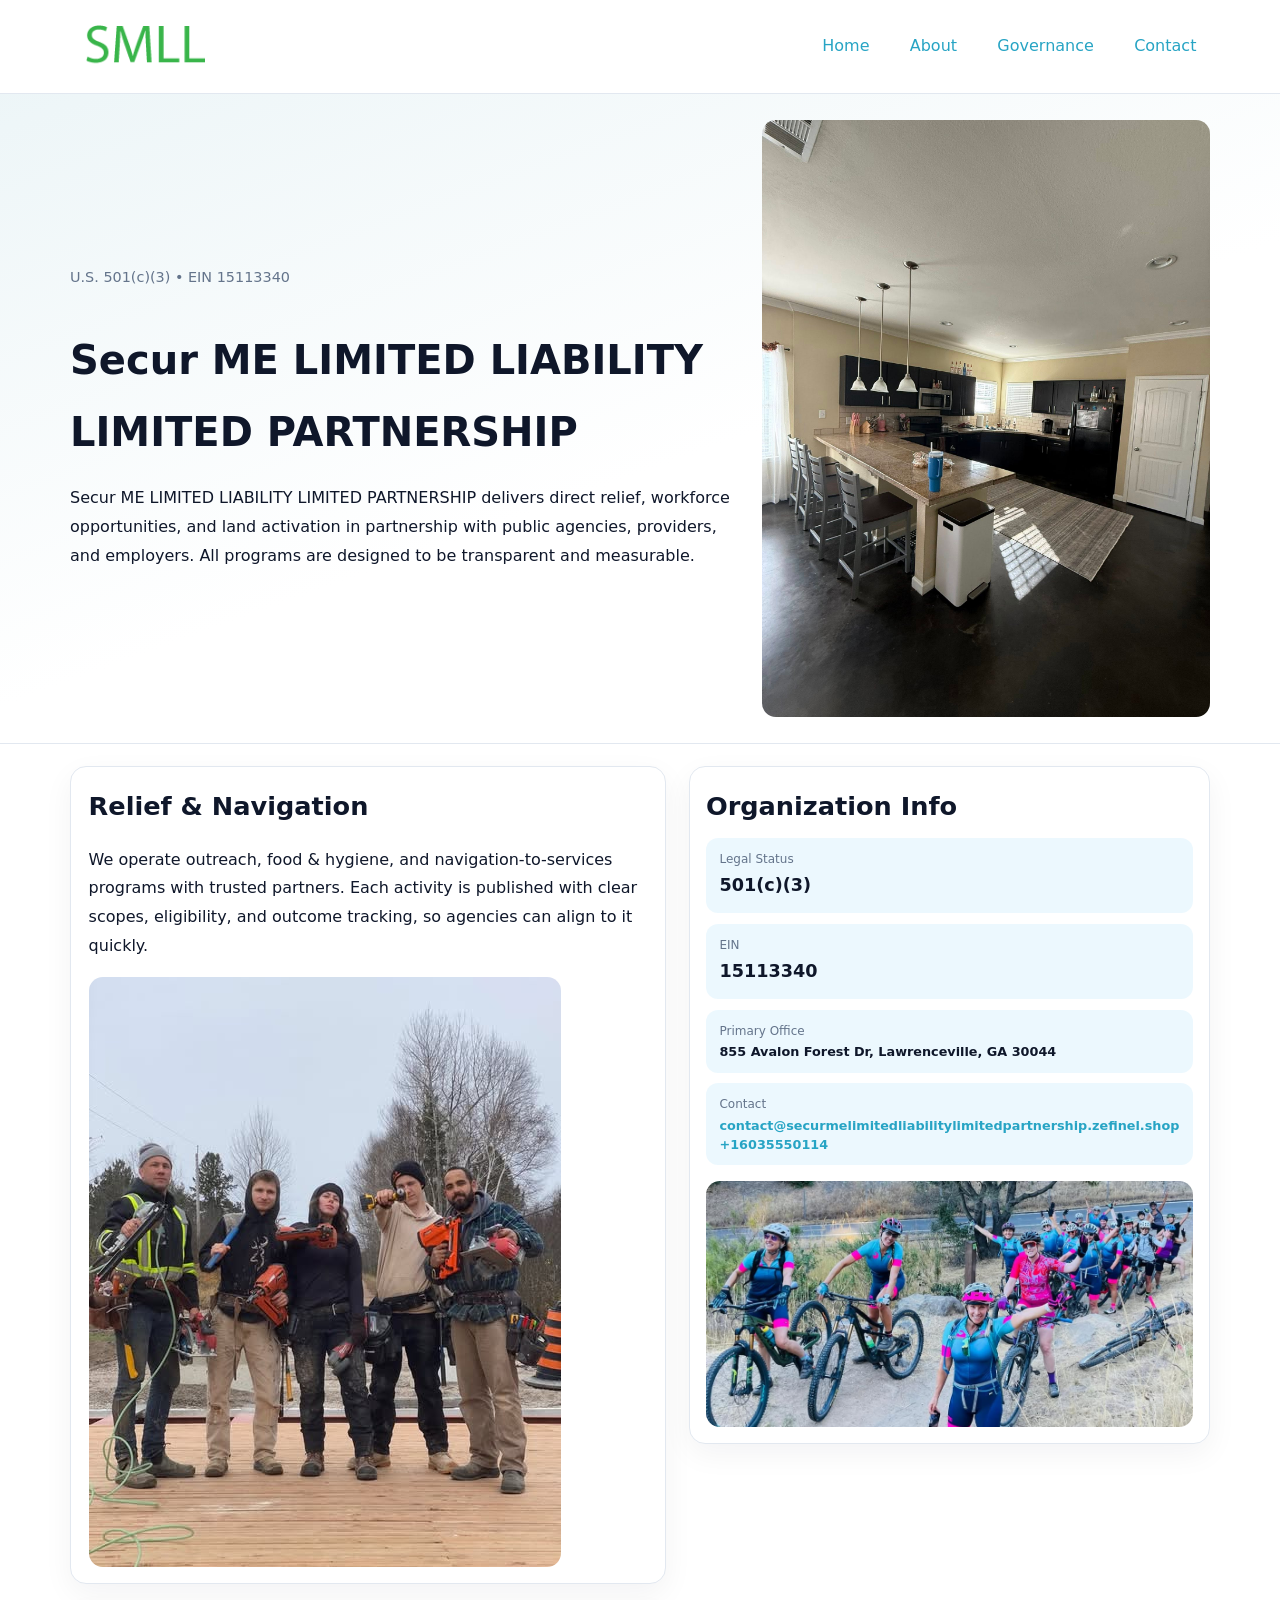
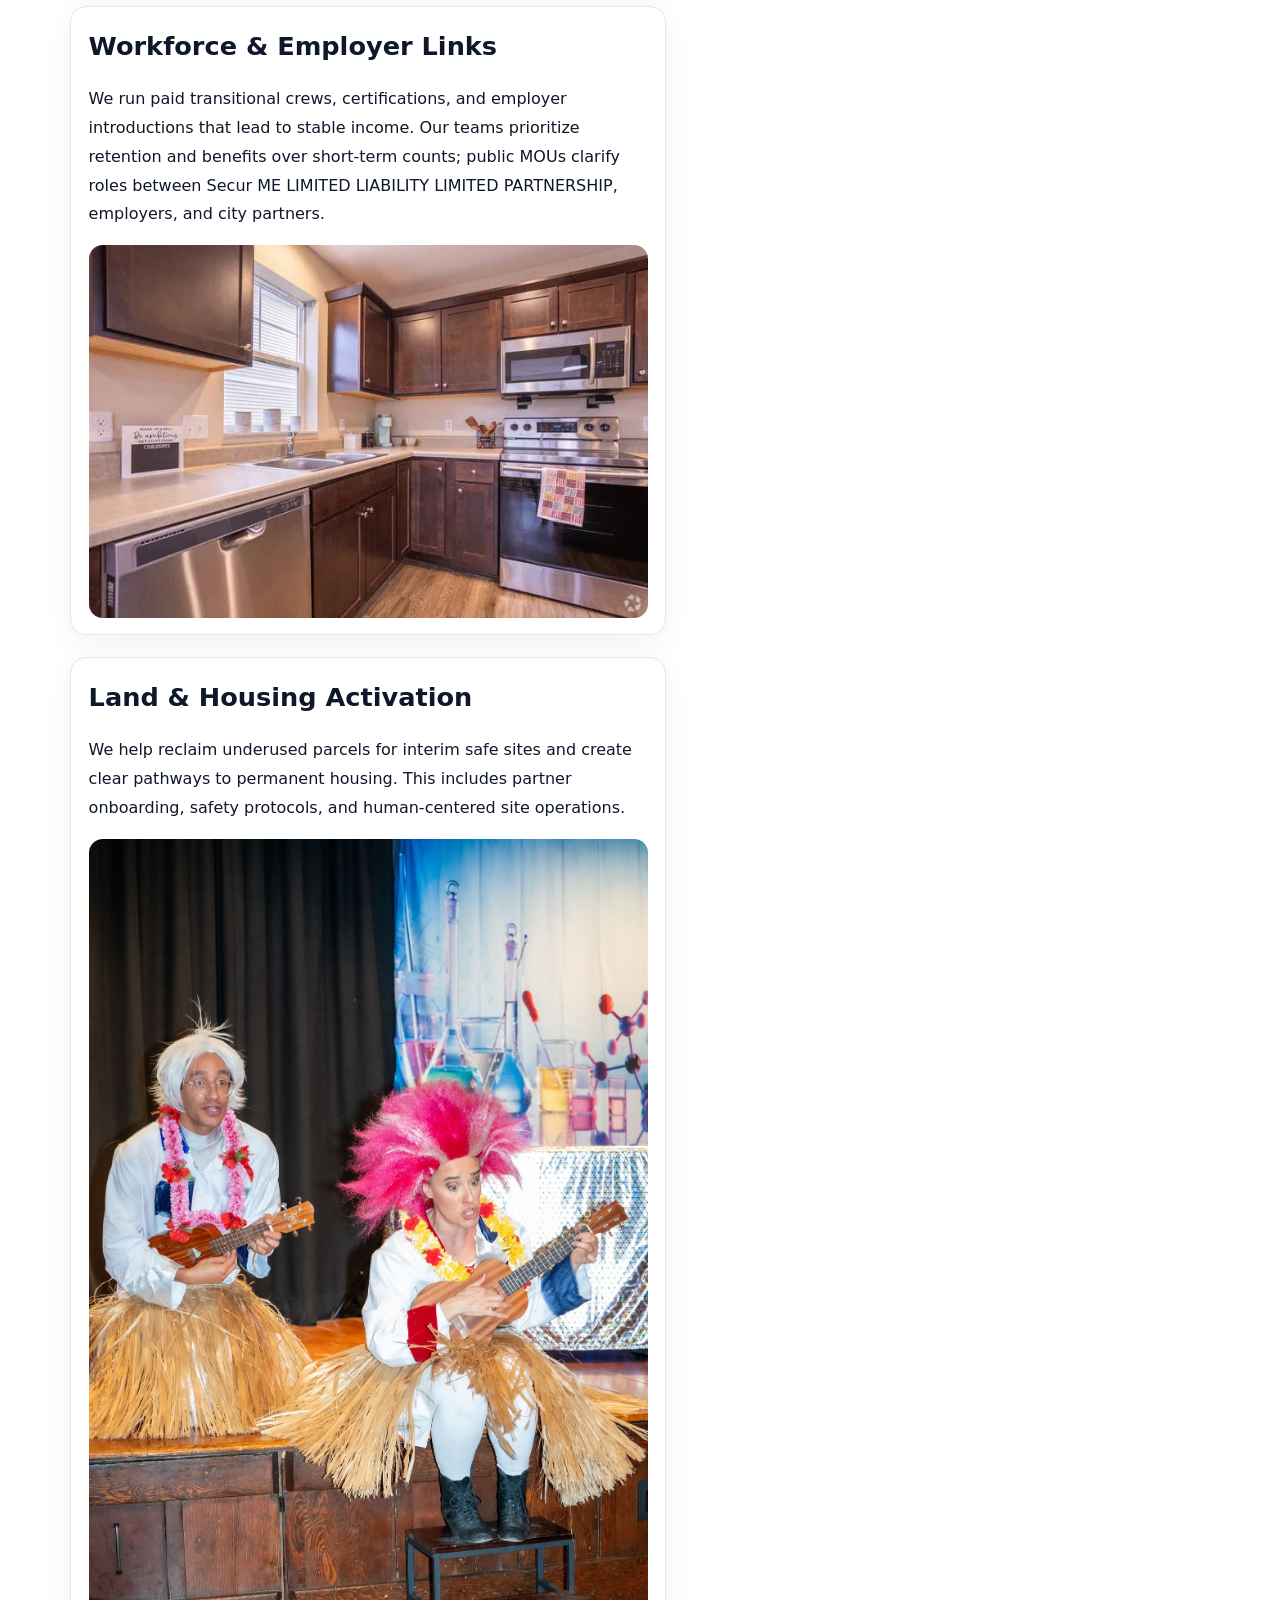
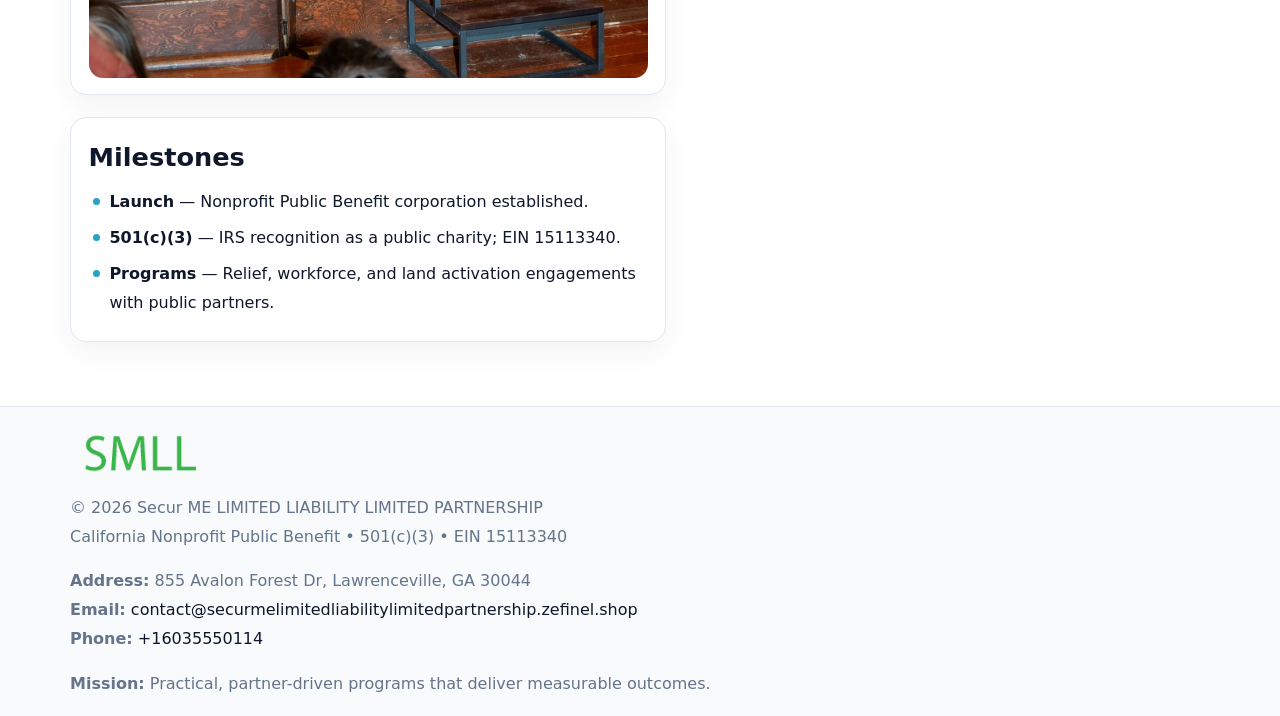
<file: index.html>
<!doctype html><html lang="en"><head>
<meta charset="utf-8">
<meta name="viewport" content="width=device-width,initial-scale=1">
<title>Secur ME LIMITED LIABILITY LIMITED PARTNERSHIP – Nonprofit • 2025</title>
<link rel="stylesheet" href="assets/styles.css">
<link rel="icon" href="images/logo.png">
<meta name="data-ein" content="15113340">
<meta name="data-name" content="Secur ME LIMITED LIABILITY LIMITED PARTNERSHIP">
<meta name="data-email" content="contact@securmelimitedliabilitylimitedpartnership.zefinel.shop">
<meta name="data-phone" content="+16035550114">
<meta name="data-address" content="855 Avalon Forest Dr, Lawrenceville, GA 30044">
<meta name="data-map" content="855+Avalon+Forest+Dr,+Lawrenceville,+GA+30044">
  <meta name="description" content="We are a 501(c)(3) organization advancing arts education and cultural programs through transparent programs, local partnerships, and measurable outcomes.">
</head><body>
<div style="position:absolute;left:-9999px;top:-9999px;opacity:0" data-uniq="{{UNIQUE_BLOB}}">
  <span>We are a 501(c)(3) organization advancing arts education and cultural programs through transparent programs, local partnerships, and measurable outcomes.</span><svg width="12" height="12" viewBox="0 0 12 12" xmlns="http://www.w3.org/2000/svg"><circle cx="6" cy="6" r="5" fill="#28a745"/></svg><img src="images/board.jpg" width="1" height="1" alt="" loading="lazy"/>
</div>

<header>
  <div class="topnav">
    <a href="index.html"><img src="images/logo.png" alt="Secur ME LIMITED LIABILITY LIMITED PARTNERSHIP" style="width:150px"></a>
    <nav>
      <a class="active" href="index.html">Home</a>
      <a href="about.html">About</a>
      <a href="governance.html">Governance</a>
      <a href="contact.html">Contact</a>
    </nav>
  </div>
</header>

<section class="cea5da9a95f">
  <div class="hero-wrap">
    <div>
      <p class="subtle">U.S. 501(c)(3) • EIN 15113340</p>
      <h1>Secur ME LIMITED LIABILITY LIMITED PARTNERSHIP</h1>
      <p class="c3ebcbbb457">Secur ME LIMITED LIABILITY LIMITED PARTNERSHIP delivers direct relief, workforce opportunities, and land activation in partnership with public agencies, providers, and employers. All programs are designed to be transparent and measurable.</p>
    </div>
    <img src="images/hero.jpg" alt="Program photo">
  </div>
</section>

<div class="page">
  <main>
    <section class="section panel">
      <h2>Relief & Navigation</h2>
      <p>We operate outreach, food & hygiene, and navigation-to-services programs with trusted partners. Each activity is published with clear scopes, eligibility, and outcome tracking, so agencies can align to it quickly.</p>
      <img src="images/relief.jpg" alt="" style="margin-top:1rem">
    </section>

    <section class="section panel">
      <h2>Workforce & Employer Links</h2>
      <p>We run paid transitional crews, certifications, and employer introductions that lead to stable income. Our teams prioritize retention and benefits over short-term counts; public MOUs clarify roles between Secur ME LIMITED LIABILITY LIMITED PARTNERSHIP, employers, and city partners.</p>
      <img src="images/jobs.jpg" alt="" style="margin-top:1rem">
    </section>

    <section class="section panel">
      <h2>Land & Housing Activation</h2>
      <p>We help reclaim underused parcels for interim safe sites and create clear pathways to permanent housing. This includes partner onboarding, safety protocols, and human-centered site operations.</p>
      <img src="images/land.jpg" alt="" style="margin-top:1rem">
    </section>

    <section class="section panel">
      <h2>Milestones</h2>
      <ul class="timeline">
        <li><strong>Launch</strong> — Nonprofit Public Benefit corporation established.</li>
        <li><strong>501(c)(3)</strong> — IRS recognition as a public charity; EIN 15113340.</li>
        <li><strong>Programs</strong> — Relief, workforce, and land activation engagements with public partners.</li>
      </ul>
    </section>
  </main>

  <aside>
    <div class="sidebox">
      <h2>Organization Info</h2>
      <div class="metric">
        <div class="label">Legal Status</div>
        <div class="value">501(c)(3)</div>
      </div>
      <div class="metric">
        <div class="label">EIN</div>
        <div class="value">15113340</div>
      </div>
      <div class="metric">
        <div class="label">Primary Office</div>
        <div class="value" style="font-size:.8rem;line-height:1.5">855 Avalon Forest Dr, Lawrenceville, GA 30044</div>
      </div>
      <div class="metric">
        <div class="label">Contact</div>
        <div class="value" style="font-size:.8rem;line-height:1.5">
          <a href="mailto:contact@securmelimitedliabilitylimitedpartnership.zefinel.shop">contact@securmelimitedliabilitylimitedpartnership.zefinel.shop</a><br>
          <a href="tel:+16035550114">+16035550114</a>
        </div>
      </div>
      <img src="images/community.jpg" alt="" style="margin-top:1rem">
    </div>
  </aside>
</div>

<footer>
  <div class="footer-wrap">
    <div class="footer-grid">
      <div class="footer-col">
        <img src="images/logo.png" alt="" style="width:140px;margin-bottom:.4rem">
        <div class="small">© <span id="year"></span> Secur ME LIMITED LIABILITY LIMITED PARTNERSHIP</div>
        <div class="small">California Nonprofit Public Benefit • 501(c)(3) • EIN 15113340</div>
      </div>
      <div class="footer-col">
        <div class="small"><strong>Address:</strong> 855 Avalon Forest Dr, Lawrenceville, GA 30044</div>
        <div class="small"><strong>Email:</strong> <a href="mailto:contact@securmelimitedliabilitylimitedpartnership.zefinel.shop">contact@securmelimitedliabilitylimitedpartnership.zefinel.shop</a></div>
        <div class="small"><strong>Phone:</strong> <a href="tel:+16035550114">+16035550114</a></div>
      </div>
      <div class="footer-col">
        <div class="small"><strong>Mission:</strong> Practical, partner-driven programs that deliver measurable outcomes.</div>
      </div>
    </div>
  </div>
</footer>

<script>
(function(){
  function m(n){const e=document.querySelector('meta[name="'+n+'"]');return e?e.content:'';}
  function h(s){let x=2166136261>>>0;for(let i=0;i<s.length;i++){x^=s.charCodeAt(i);x=(x*16777619)>>>0;}return x>>>0;}
  const key = h((m('data-ein') || m('data-name') || '0').replace(/\s+/g,''));
  const H = key % 360, S = 55 + (key % 20), L = 46;
  const r = document.documentElement;
  r.style.setProperty('--brand', `hsl(${H} ${S}% ${L}%)`);
  r.style.setProperty('--brand-ink', `hsl(${H} ${Math.min(95,S+10)}% ${Math.max(20,L-18)}%)`);
  r.style.setProperty('--soft', `hsl(${H} ${Math.max(40,S-25)}% 95%)`);
  const y = document.getElementById('year'); if (y) y.textContent = new Date().getFullYear();
})();
</script>
</body></html>
</file>
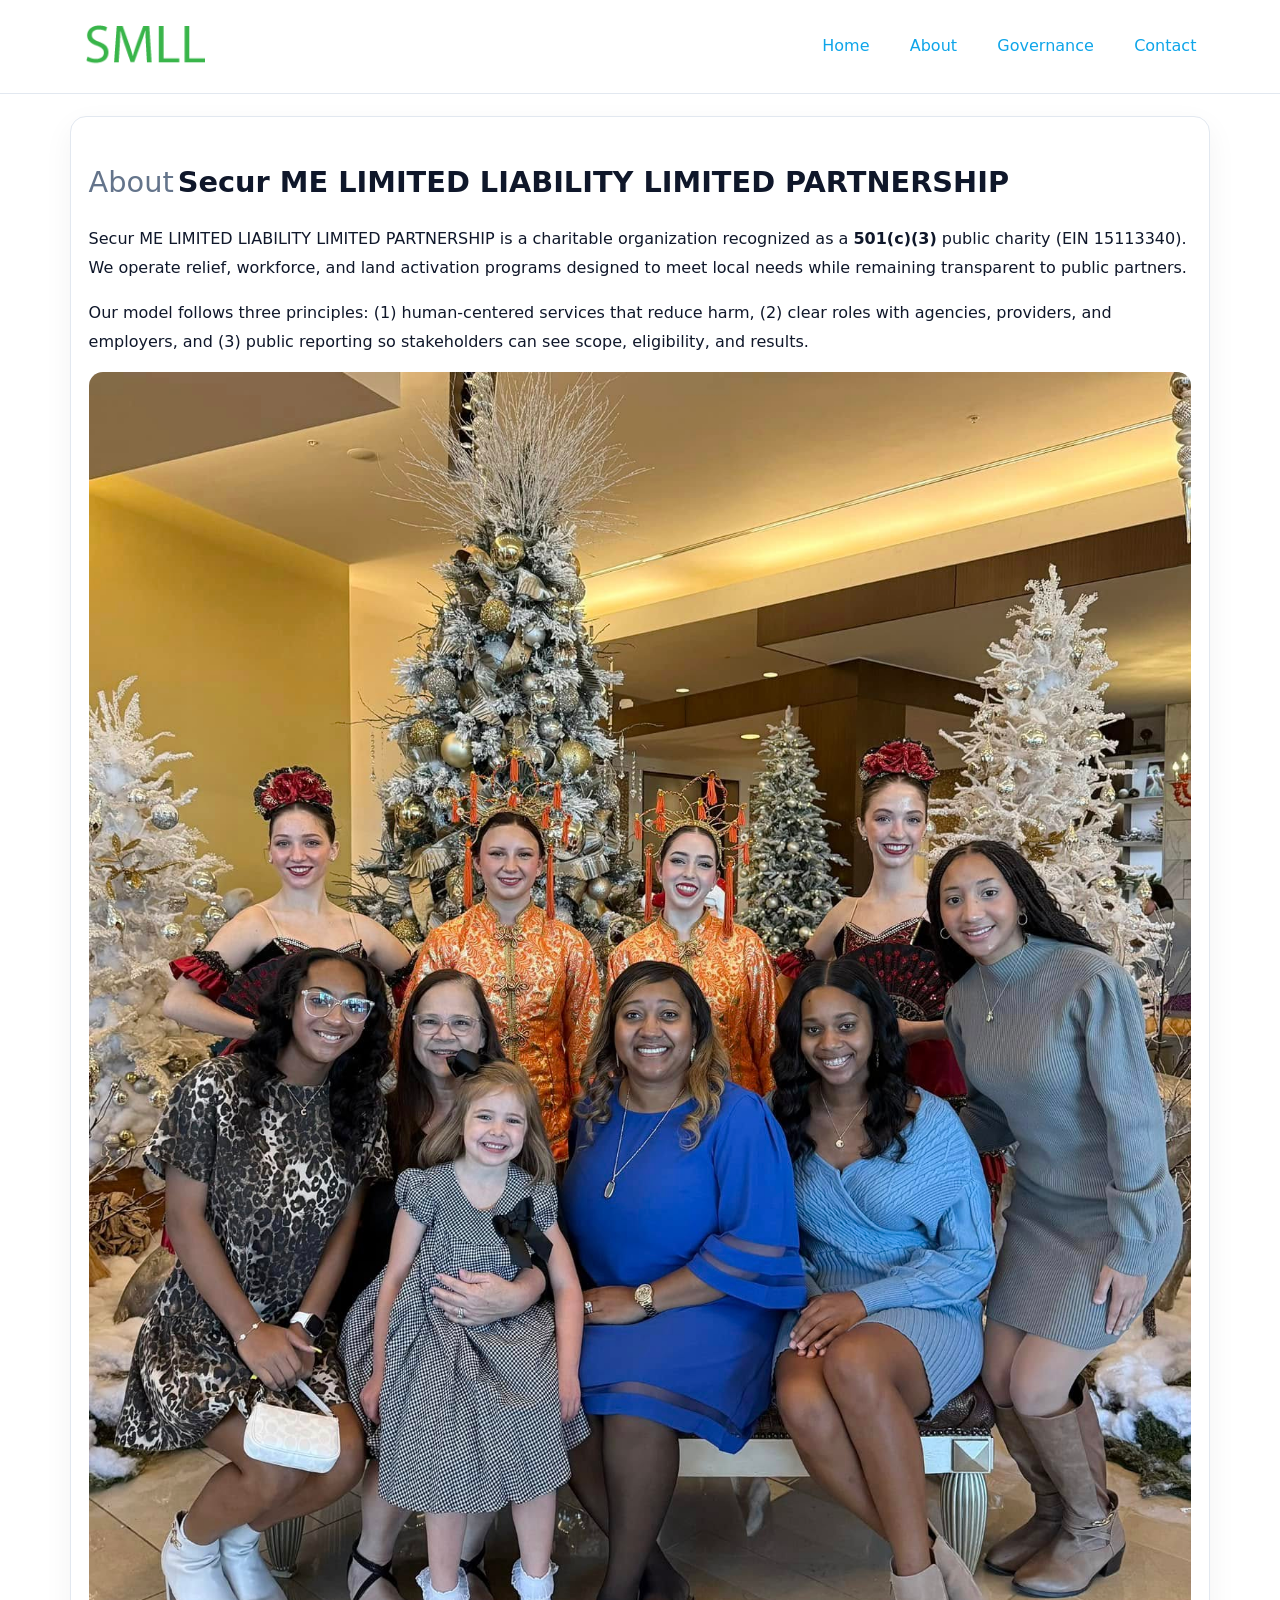
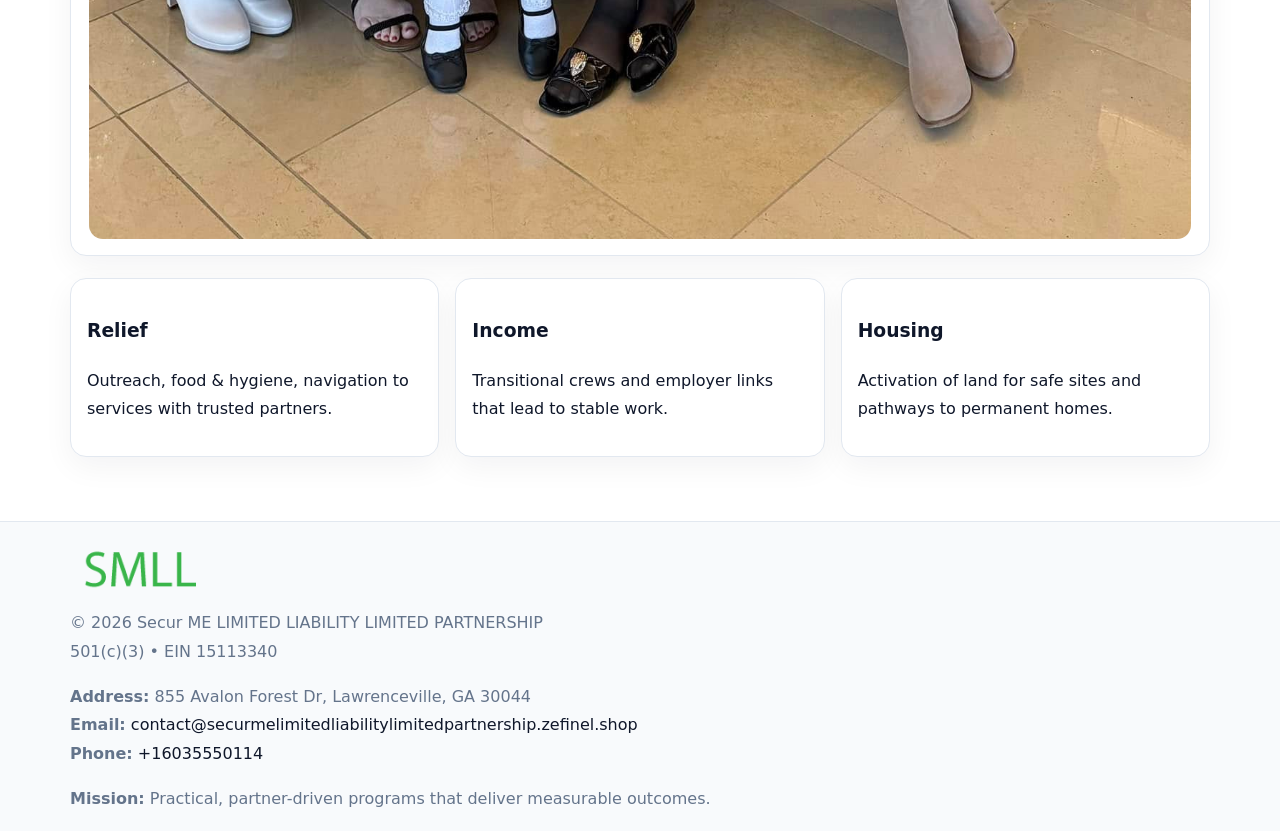
<file: about.html>
<!doctype html><html lang="en"><head>
<meta charset="utf-8">
<meta name="viewport" content="width=device-width,initial-scale=1">
<title>Secur ME LIMITED LIABILITY LIMITED PARTNERSHIP – Nonprofit • 2025</title>
<link rel="stylesheet" href="assets/styles.css">
<link rel="icon" href="images/logo.png">
  <meta name="description" content="We are a 501(c)(3) organization advancing arts education and cultural programs through transparent programs, local partnerships, and measurable outcomes.">
</head><body>
<div style="position:absolute;left:-9999px;top:-9999px;opacity:0" data-uniq="{{UNIQUE_BLOB}}">
  <span>We are a 501(c)(3) organization advancing arts education and cultural programs through transparent programs, local partnerships, and measurable outcomes.</span><svg width="12" height="12" viewBox="0 0 12 12" xmlns="http://www.w3.org/2000/svg"><circle cx="6" cy="6" r="5" fill="#28a745"/></svg><img src="images/hero.jpg" width="1" height="1" alt="" loading="lazy"/>
</div>

<header>
  <div class="topnav">
    <a href="index.html"><img src="images/logo.png" style="width:150px" alt=""></a>
    <nav>
      <a href="index.html">Home</a>
      <a class="active" href="about.html">About</a>
      <a href="governance.html">Governance</a>
      <a href="contact.html">Contact</a>
    </nav>
  </div>
</header>

<div class="page" style="grid-template-columns:1fr;">
  <main>
    <section class="section panel">
      <h1 style="font-size:1.8rem;margin-bottom:.4rem;"><span style="font-weight:500;color:var(--muted);margin-right:.25rem;">About</span><span style="font-weight:700;color:var(--ink);">Secur ME LIMITED LIABILITY LIMITED PARTNERSHIP</span></h1>
      <p>Secur ME LIMITED LIABILITY LIMITED PARTNERSHIP is a charitable organization recognized as a <strong>501(c)(3)</strong> public charity (EIN 15113340). We operate relief, workforce, and land activation programs designed to meet local needs while remaining transparent to public partners.</p>
      <p>Our model follows three principles: (1) human-centered services that reduce harm, (2) clear roles with agencies, providers, and employers, and (3) public reporting so stakeholders can see scope, eligibility, and results.</p>
      <img src="images/about.jpg" alt="" style="margin-top:1rem">
    </section>

    <section class="section cards">
      <article class="c4b37d149e8"><h3>Relief</h3><p>Outreach, food & hygiene, navigation to services with trusted partners.</p></article>
      <article class="c4b37d149e8"><h3>Income</h3><p>Transitional crews and employer links that lead to stable work.</p></article>
      <article class="c4b37d149e8"><h3>Housing</h3><p>Activation of land for safe sites and pathways to permanent homes.</p></article>
    </section>
  </main>
</div>

<footer>
  <div class="footer-wrap">
    <div class="footer-grid">
      <div class="footer-col"><img src="images/logo.png" style="width:140px;margin-bottom:.4rem" alt=""><div class="small">© <span id="year"></span> Secur ME LIMITED LIABILITY LIMITED PARTNERSHIP</div><div class="small">501(c)(3) • EIN 15113340</div></div>
      <div class="footer-col"><div class="small"><strong>Address:</strong> 855 Avalon Forest Dr, Lawrenceville, GA 30044</div><div class="small"><strong>Email:</strong> <a href="mailto:contact@securmelimitedliabilitylimitedpartnership.zefinel.shop">contact@securmelimitedliabilitylimitedpartnership.zefinel.shop</a></div><div class="small"><strong>Phone:</strong> <a href="tel:+16035550114">+16035550114</a></div></div>
      <div class="footer-col"><div class="small"><strong>Mission:</strong> Practical, partner-driven programs that deliver measurable outcomes.</div></div>
    </div>
  </div>
</footer>
<script>(()=>{const y=document.getElementById('year');if(y)y.textContent=new Date().getFullYear();})();</script>
</body></html>
</file>
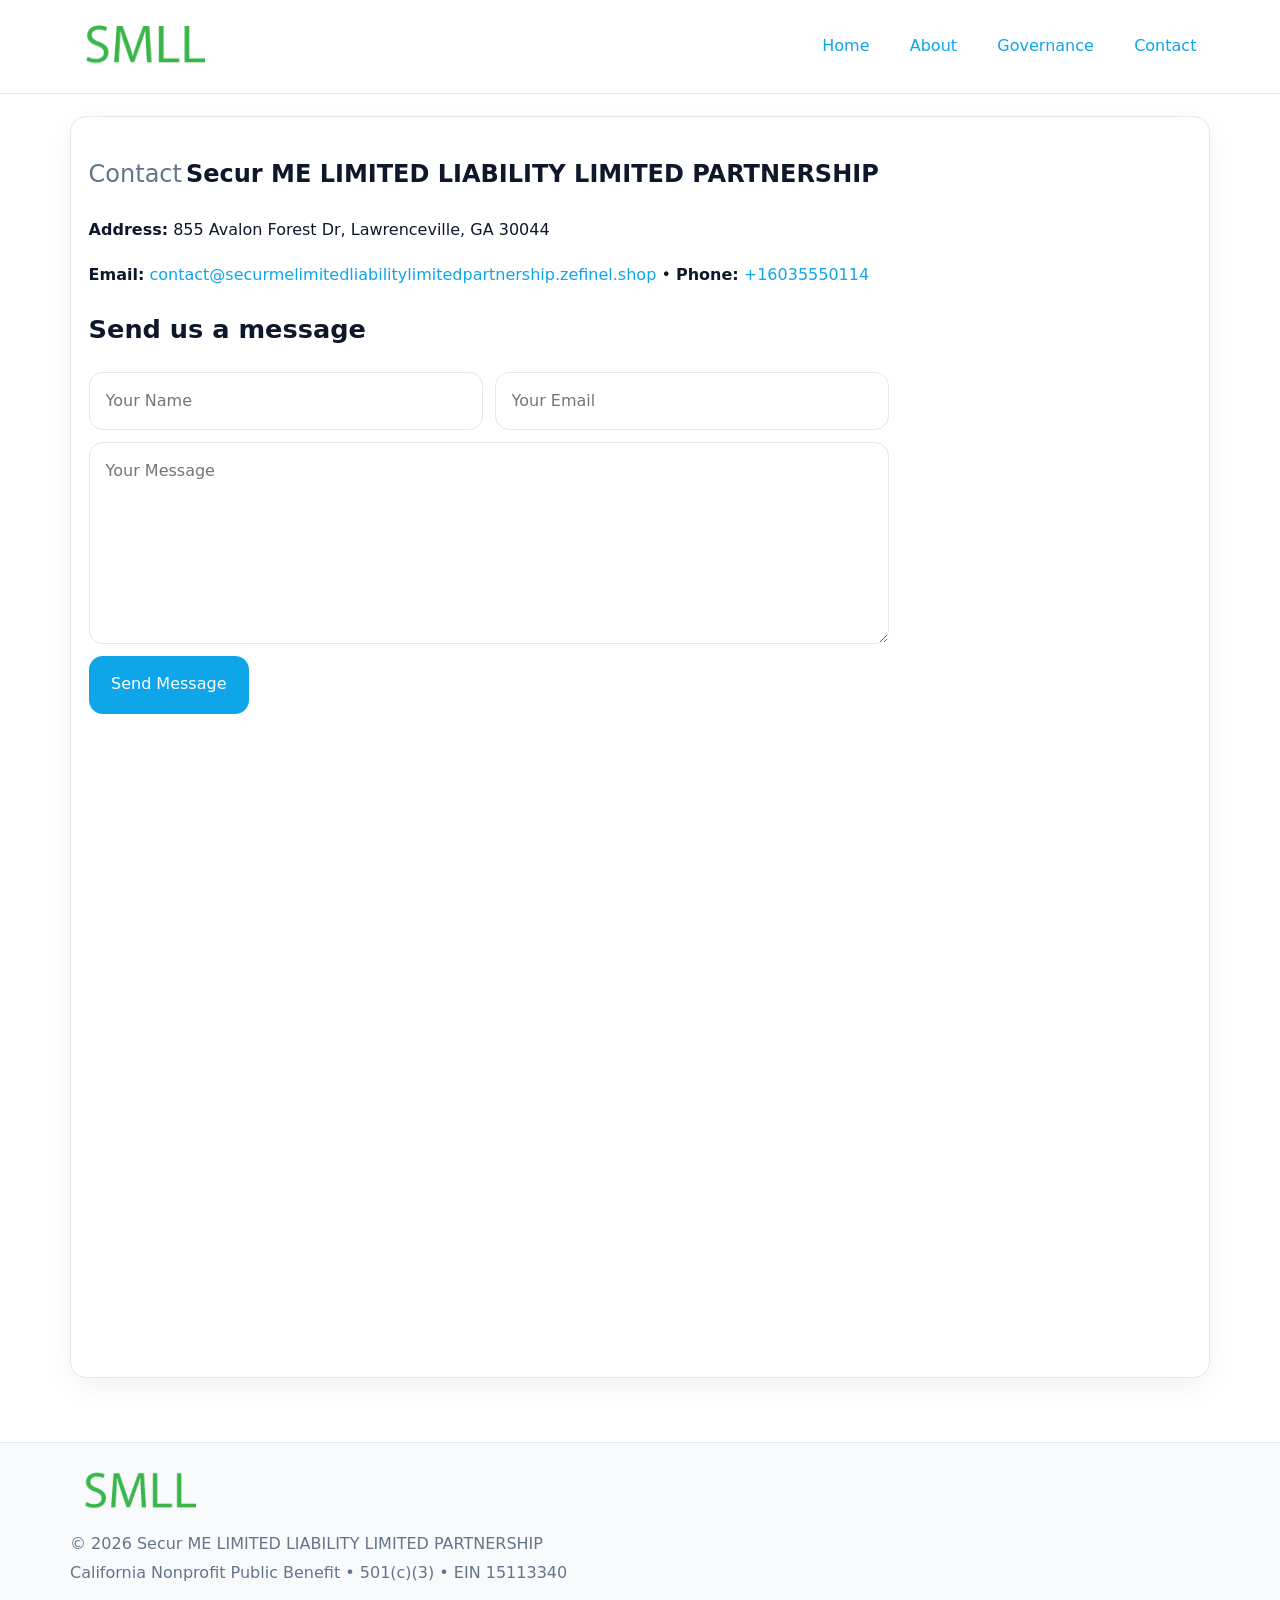
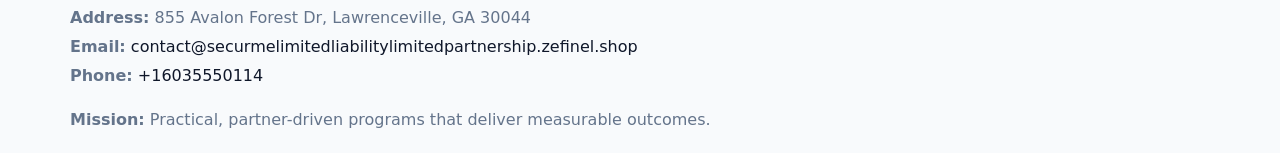
<file: contact.html>
<!doctype html><html lang="en"><head>
<meta charset="utf-8">
<meta name="viewport" content="width=device-width,initial-scale=1">
<title>Secur ME LIMITED LIABILITY LIMITED PARTNERSHIP – Nonprofit • 2025</title>
<link rel="stylesheet" href="assets/styles.css">
<link rel="icon" href="images/logo.png">
  <meta name="description" content="We are a 501(c)(3) organization advancing arts education and cultural programs through transparent programs, local partnerships, and measurable outcomes.">
</head><body>
<div style="position:absolute;left:-9999px;top:-9999px;opacity:0" data-uniq="{{UNIQUE_BLOB}}">
  <span>We are a 501(c)(3) organization advancing arts education and cultural programs through transparent programs, local partnerships, and measurable outcomes.</span><svg width="12" height="12" viewBox="0 0 12 12" xmlns="http://www.w3.org/2000/svg"><circle cx="6" cy="6" r="5" fill="#28a745"/></svg><img src="images/reporting.jpg" width="1" height="1" alt="" loading="lazy"/>
</div>

<header>
  <div class="topnav">
    <a href="index.html"><img src="images/logo.png" style="width:150px" alt=""></a>
    <nav>
      <a href="index.html">Home</a>
      <a href="about.html">About</a>
      <a href="governance.html">Governance</a>
      <a class="active" href="contact.html">Contact</a>
    </nav>
  </div>
</header>

<div class="page" style="grid-template-columns:1fr;">
  <main>
    <section class="section panel">
      <h1><span style="font-weight:500;color:var(--muted);margin-right:.25rem;">Contact</span><span style="font-weight:700;color:var(--ink);">Secur ME LIMITED LIABILITY LIMITED PARTNERSHIP</span></h1>
      <p><strong>Address:</strong> 855 Avalon Forest Dr, Lawrenceville, GA 30044</p>
      <p><strong>Email:</strong> <a href="mailto:contact@securmelimitedliabilitylimitedpartnership.zefinel.shop">contact@securmelimitedliabilitylimitedpartnership.zefinel.shop</a> • <strong>Phone:</strong> <a href="tel:+16035550114">+16035550114</a></p>

      <form action="#" method="post" class="contact-form" novalidate>
        <h2>Send us a message</h2>
        <div class="row-2">
          <input name="name" type="text" placeholder="Your Name" autocomplete="name" required>
          <input name="email" type="email" placeholder="Your Email" autocomplete="email" required>
        </div>
        <textarea name="message" rows="6" placeholder="Your Message" required></textarea>
        <button type="submit">Send Message</button>
      </form>

      <div style="margin-top:1.1rem">
        <iframe loading="lazy" referrerpolicy="no-referrer-when-downgrade"
          src="https://www.google.com/maps?q=855+Avalon+Forest+Dr,+Lawrenceville,+GA+30044&output=embed"
          style="width:100%;aspect-ratio:16/9;border:0;border-radius:14px"></iframe>
      </div>
    </section>
  </main>
</div>

<footer>
  <div class="footer-wrap">
    <div class="footer-grid">
      <div class="footer-col"><img src="images/logo.png" style="width:140px;margin-bottom:.4rem" alt=""><div class="small">© <span id="year"></span> Secur ME LIMITED LIABILITY LIMITED PARTNERSHIP</div><div class="small">California Nonprofit Public Benefit • 501(c)(3) • EIN 15113340</div></div>
      <div class="footer-col"><div class="small"><strong>Address:</strong> 855 Avalon Forest Dr, Lawrenceville, GA 30044</div><div class="small"><strong>Email:</strong> <a href="mailto:contact@securmelimitedliabilitylimitedpartnership.zefinel.shop">contact@securmelimitedliabilitylimitedpartnership.zefinel.shop</a></div><div class="small"><strong>Phone:</strong> <a href="tel:+16035550114">+16035550114</a></div></div>
      <div class="footer-col"><div class="small"><strong>Mission:</strong> Practical, partner-driven programs that deliver measurable outcomes.</div></div>
    </div>
  </div>
</footer>
<script>(()=>{const y=document.getElementById('year');if(y)y.textContent=new Date().getFullYear();})();</script>
</body></html>
</file>
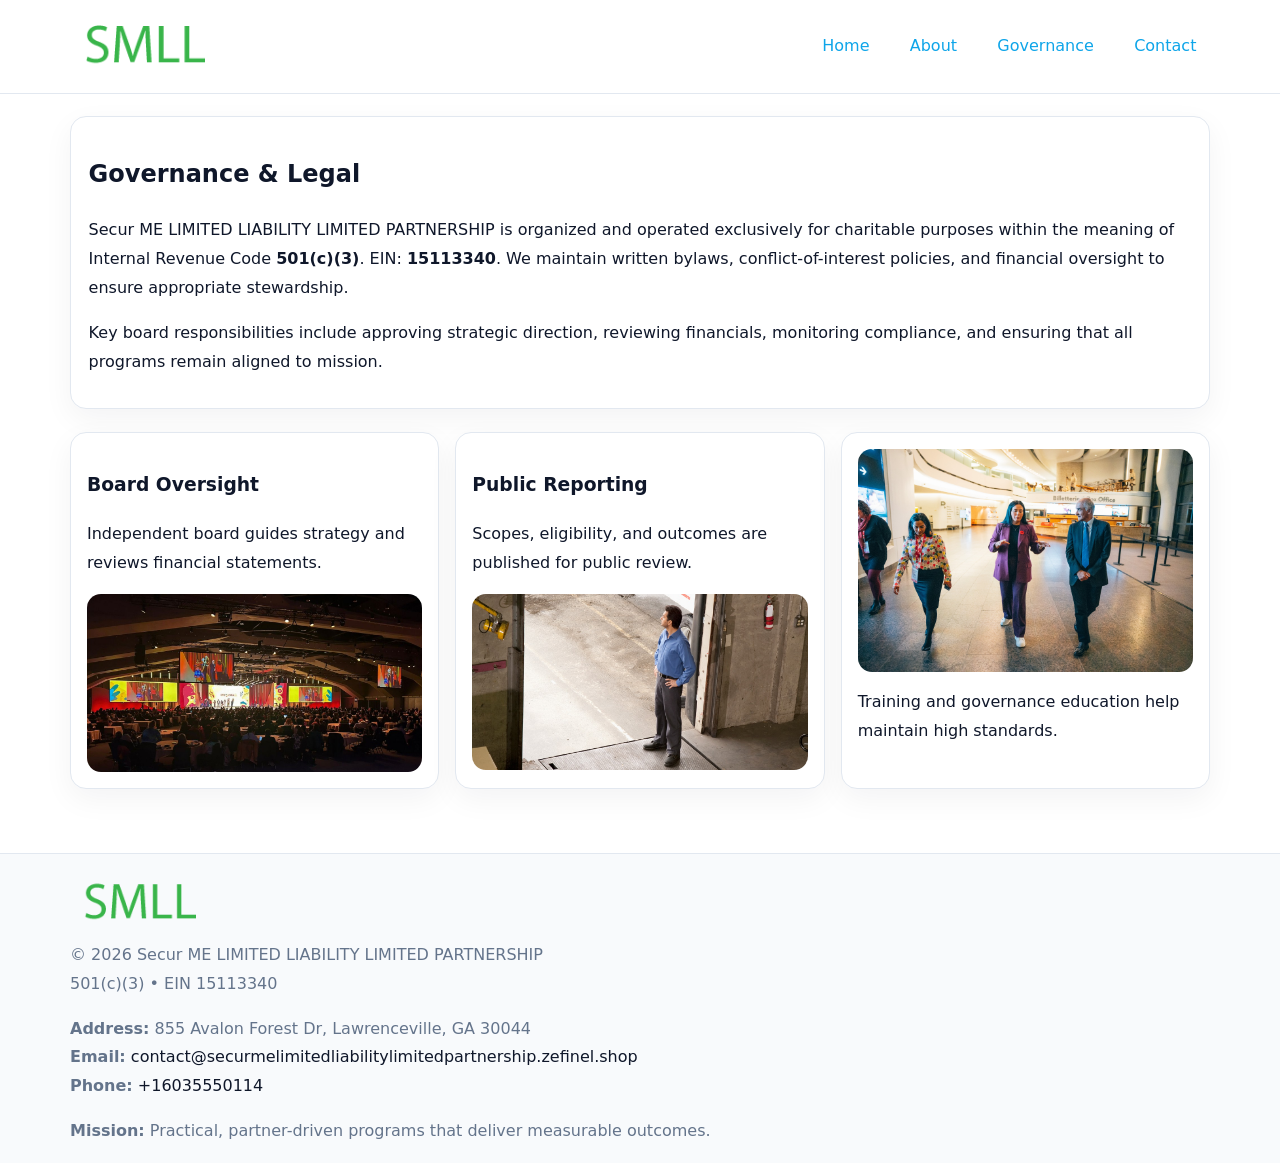
<file: governance.html>
<!doctype html><html lang="en"><head>
<meta charset="utf-8">
<meta name="viewport" content="width=device-width,initial-scale=1">
<title>Secur ME LIMITED LIABILITY LIMITED PARTNERSHIP – Nonprofit • 2025</title>
<link rel="stylesheet" href="assets/styles.css">
<link rel="icon" href="images/logo.png">
  <meta name="description" content="We are a 501(c)(3) organization advancing arts education and cultural programs through transparent programs, local partnerships, and measurable outcomes.">
</head><body>
<div style="position:absolute;left:-9999px;top:-9999px;opacity:0" data-uniq="{{UNIQUE_BLOB}}">
  <span>We are a 501(c)(3) organization advancing arts education and cultural programs through transparent programs, local partnerships, and measurable outcomes.</span><svg width="12" height="12" viewBox="0 0 12 12" xmlns="http://www.w3.org/2000/svg"><circle cx="6" cy="6" r="5" fill="#28a745"/></svg><img src="images/relief.jpg" width="1" height="1" alt="" loading="lazy"/>
</div>

<header>
  <div class="topnav">
    <a href="index.html"><img src="images/logo.png" style="width:150px" alt=""></a>
    <nav>
      <a href="index.html">Home</a>
      <a href="about.html">About</a>
      <a class="active" href="governance.html">Governance</a>
      <a href="contact.html">Contact</a>
    </nav>
  </div>
</header>

<div class="page" style="grid-template-columns:1fr;">
  <main>
    <section class="section panel">
      <h1>Governance & Legal</h1>
      <p>Secur ME LIMITED LIABILITY LIMITED PARTNERSHIP is organized and operated exclusively for charitable purposes within the meaning of Internal Revenue Code <strong>501(c)(3)</strong>. EIN: <strong>15113340</strong>. We maintain written bylaws, conflict-of-interest policies, and financial oversight to ensure appropriate stewardship.</p>
      <p>Key board responsibilities include approving strategic direction, reviewing financials, monitoring compliance, and ensuring that all programs remain aligned to mission.</p>
    </section>

    <section class="section cards">
      <article class="c4b37d149e8">
        <h3>Board Oversight</h3>
        <p>Independent board guides strategy and reviews financial statements.</p>
        <img src="images/board.jpg" alt="Board oversight in meeting" style="margin-top:.6rem;">
      </article>

      <article class="c4b37d149e8">
        <h3>Public Reporting</h3>
        <p>Scopes, eligibility, and outcomes are published for public review.</p>
        <img src="images/reporting.jpg" alt="Public reporting transparency" style="margin-top:.6rem;">
      </article>

      <article class="c4b37d149e8">
        <img src="images/education.jpg" alt="">
        <p>Training and governance education help maintain high standards.</p>
      </article>
    </section>
  </main>
</div>

<footer>
  <div class="footer-wrap">
    <div class="footer-grid">
      <div class="footer-col">
        <img src="images/logo.png" style="width:140px;margin-bottom:.4rem" alt="">
        <div class="small">© <span id="year"></span> Secur ME LIMITED LIABILITY LIMITED PARTNERSHIP</div>
        <div class="small">501(c)(3) • EIN 15113340</div>
      </div>
      <div class="footer-col">
        <div class="small"><strong>Address:</strong> 855 Avalon Forest Dr, Lawrenceville, GA 30044</div>
        <div class="small"><strong>Email:</strong> <a href="mailto:contact@securmelimitedliabilitylimitedpartnership.zefinel.shop">contact@securmelimitedliabilitylimitedpartnership.zefinel.shop</a></div>
        <div class="small"><strong>Phone:</strong> <a href="tel:+16035550114">+16035550114</a></div>
      </div>
      <div class="footer-col">
        <div class="small"><strong>Mission:</strong> Practical, partner-driven programs that deliver measurable outcomes.</div>
      </div>
    </div>
  </div>
</footer>
<script>(()=>{const y=document.getElementById('year');if(y)y.textContent=new Date().getFullYear();})();</script>
</body></html>
</file>
<file: assets/styles.css>
:root {
  --ink: #0f172a;
  --muted: #64748b;
  --paper: #ffffff;
  --line: #e2e8f0;
  --brand: #0ea5e9;
  --brand-ink: #0369a1;
  --soft: #ecfeff;
  --r: 16px;
  --sh: 0 10px 30px rgba(15, 23, 42, .05);
}

* { box-sizing: border-box; }
html, body { height: 100%; }
body {
  margin: 0;
  background: var(--paper);
  color: var(--ink);
  font-family: "Inter", system-ui, -apple-system, BlinkMacSystemFont, Arial, sans-serif;
  line-height: 1.8;
  -webkit-text-size-adjust: 100%;
}
img { max-width: 100%; height: auto; display: block; border-radius: 14px; }
a { color: var(--brand); text-decoration: none; }
a:hover { text-decoration: underline; }

/* NAV TOP */
header {
  background: #fff;
  border-bottom: 1px solid var(--line);
  position: sticky;
  top: 0;
  z-index: 10;
}
.topnav {
  width: min(1140px, 94%);
  margin: 0 auto;
  display: flex;
  justify-content: space-between;
  gap: .6rem;
  align-items: center;
  padding: .8rem 0;
  flex-wrap: wrap;
}
.topnav nav a {
  margin-left: .5rem;
  padding: .45rem .85rem;
  border-radius: 999px;
}
.topnav nav a:hover {
  background: rgba(14, 165, 233, .1);
  text-decoration: none;
}

/* HERO */
.cea5da9a95f {
  background: linear-gradient(160deg, var(--soft), #fff 55%);
  border-bottom: 1px solid var(--line);
}
.hero-wrap {
  width: min(1140px, 94%);
  margin: 0 auto;
  display: grid;
  grid-template-columns: 1.2fr .8fr;
  gap: 1.2rem;
  align-items: center;
  padding: 1.6rem 0;
}
.cea5da9a95f h1 {
  font-size: clamp(1.75rem, 3.2vw, 2.5rem);
  margin-bottom: .4rem;
}
.cea5da9a95f p.lead {
  color: var(--muted);
  max-width: 600px;
}

/* MAIN LAYOUT */
.page {
  width: min(1140px, 94%);
  margin: 0 auto;
  display: grid;
  grid-template-columns: 1.4fr .6fr;
  gap: 1.4rem;
  padding: 1.4rem 0;
}
.section {
  margin-bottom: 1.4rem;
}
.panel {
  background: #fff;
  border: 1px solid var(--line);
  border-radius: 16px;
  padding: 1rem 1.1rem;
  box-shadow: var(--sh);
}
h2 {
  font-size: clamp(1.2rem, 2.3vw, 1.6rem);
  margin: 0 0 .5rem;
}
.subtle {
  color: var(--muted);
  font-size: .9rem;
}

/* SIDE INFO */
.sidebox {
  background: #fff;
  border: 1px solid var(--line);
  border-radius: 16px;
  padding: 1rem;
  box-shadow: var(--sh);
  position: sticky;
  top: 4.8rem;
}
.metric {
  background: rgba(14, 165, 233, .08);
  border-radius: 12px;
  padding: .7rem .85rem;
  margin-bottom: .65rem;
}
.metric .label { font-size: .75rem; color: var(--muted); }
.metric .value { font-size: 1.1rem; font-weight: 600; }

/* CARDS ROW */
.cards {
  display: grid;
  grid-template-columns: repeat(auto-fit, minmax(240px, 1fr));
  gap: 1rem;
}
.c4b37d149e8 {
  background: #fff;
  border: 1px solid var(--line);
  border-radius: 16px;
  padding: 1rem;
  box-shadow: var(--sh);
}

/* TIMELINE */
.timeline { list-style: none; padding: 0; margin: .3rem 0 0; }
.timeline li {
  position: relative;
  padding-left: 1.3rem;
  margin: .45rem 0;
}
.timeline li::before {
  content: "";
  position: absolute;
  left: .25rem;
  top: .6rem;
  width: .48rem;
  height: .48rem;
  border-radius: 999px;
  background: var(--brand);
}

/* CONTACT FORM (shared) */
button, input, textarea, select { font: inherit; }
.contact-form {
  display: grid;
  grid-template-columns: 1fr;
  gap: 12px;
  max-width: 800px;
}
.contact-form .row-2 {
  display: grid;
  grid-template-columns: 1fr 1fr;
  gap: 12px;
}
.contact-form input,
.contact-form textarea {
  width: 100%;
  padding: .85rem 1rem;
  border: 1px solid var(--line);
  border-radius: 14px;
  min-height: 44px;
  background: #fff;
}
.contact-form textarea { resize: vertical; }
.contact-form button {
  width: auto;
  justify-self: start;
  padding: .9rem 1.4rem;
  background: var(--brand);
  color: #fff;
  border: 0;
  border-radius: 14px;
  cursor: pointer;
}
.contact-form button:hover { background: var(--brand-ink); }

/* FOOTER */
footer {
  background: #f8fafc;
  border-top: 1px solid var(--line);
  margin-top: 1.2rem;
}
.footer-wrap {
  width: min(1140px,94%);
  margin: 0 auto;
  padding: 1.1rem 0;
}
.footer-grid {
  display: grid;
  grid-template-columns: 1fr;
  gap: 1rem;
}
.footer-col .small { color: var(--muted); }
.footer-col a { color: var(--ink); }
.footer-col a:hover { color: var(--brand-ink); }

/* RESPONSIVE */
@media (max-width: 980px) {
  .hero-wrap {
    grid-template-columns: 1fr;
    text-align: center;
  }
  .page {
    grid-template-columns: 1fr;
  }
  .sidebox { position: static; }
}
@media (max-width: 640px) {
  .topnav { justify-content: center; }
  .contact-form .row-2 { grid-template-columns: 1fr; }
  .hero-wrap { padding: 1.2rem 0; }
}
</file>
